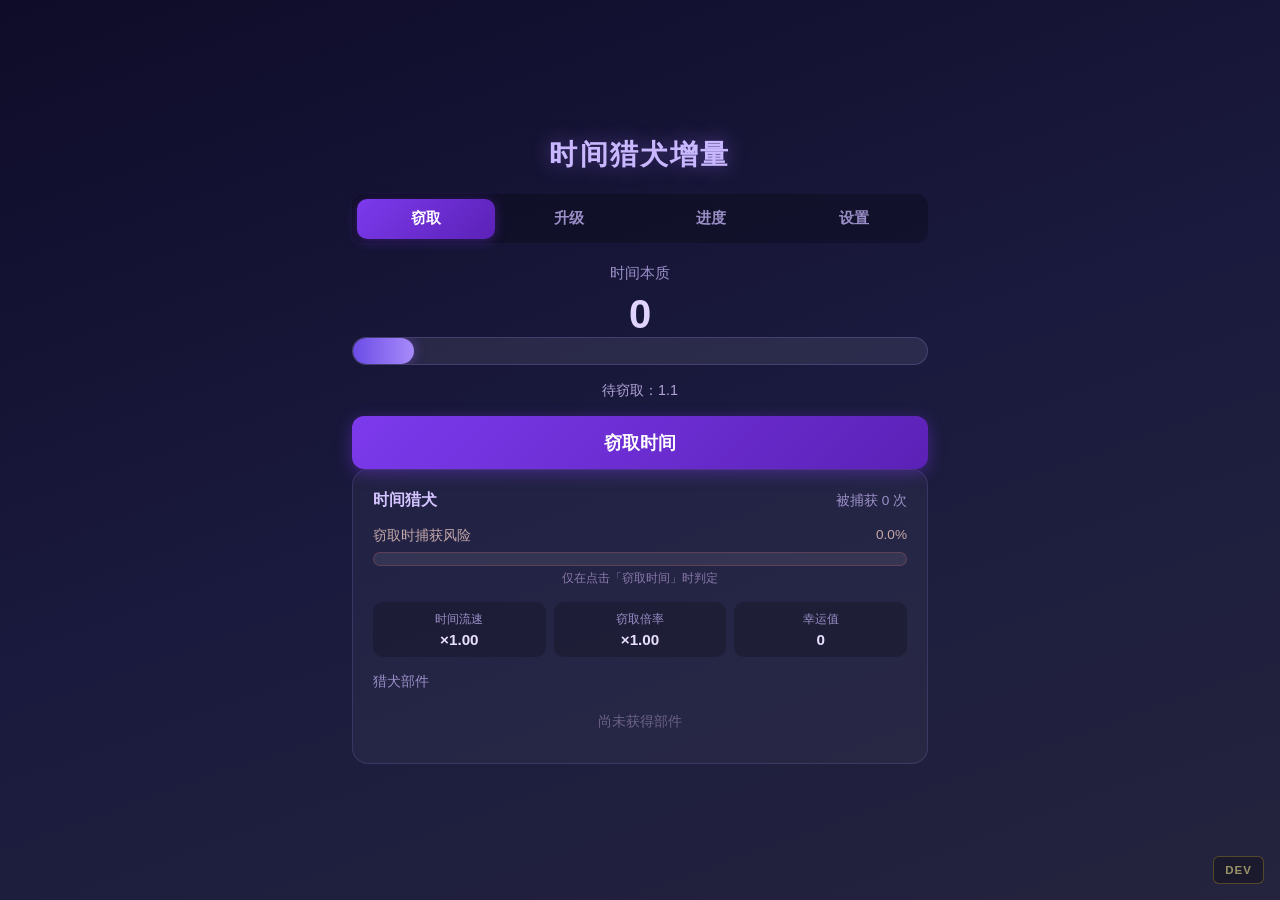
<file: index.html>
<!DOCTYPE html>
<html lang="zh-CN">
<head>
  <meta charset="UTF-8">
  <meta name="viewport" content="width=device-width, initial-scale=1.0">
  <title>时间猎犬增量</title>
  <link rel="stylesheet" href="css/style.css">
  <link rel="stylesheet" href="css/tabs.css">
  <link rel="stylesheet" href="css/curse.css">
</head>
<body>
  <div class="game-container">
    <header class="game-header">
      <h1>时间猎犬增量</h1>
    </header>

    <nav class="tab-nav" id="tab-nav">
      <button class="tab-btn active" data-page="steal">窃取</button>
      <button class="tab-btn" data-page="upgrade">升级</button>
      <button class="tab-btn" data-page="progress">进度</button>
      <button class="tab-btn" data-page="settings">设置</button>
    </nav>

    <!-- ===== 窃取页 ===== -->
    <section class="page-steal page-section active" id="page-steal">
      <section class="currency-panel">
        <div class="currency-label">时间本质</div>
        <div class="currency-value" id="essence-total">0</div>
      </section>

      <section class="steal-panel">
        <div class="progress-wrapper">
          <div class="progress-bar" id="progress-bar"></div>
        </div>
        <div class="pending-label">
          待窃取：<span id="essence-pending">0</span>
          <span class="pending-cap hidden" id="pending-cap">（已达上限）</span>
        </div>
        <button class="steal-btn" id="steal-btn">窃取时间</button>
      </section>

      <aside class="hound-panel">
        <div class="hound-header">
          <span class="hound-title">时间猎犬</span>
          <span class="capture-count">被捕获 <span id="capture-count">0</span> 次</span>
        </div>

        <div class="curse-stats hidden" id="curse-stats">
          <div class="curse-stat-row">
            <span class="curse-stat-label">被诅咒次数</span>
            <span class="curse-stat-value" id="curse-times-display">0</span>
          </div>
          <div class="curse-stat-row">
            <span class="curse-stat-label">诅咒点数</span>
            <span class="curse-stat-value" id="curse-points-display">0</span>
          </div>
        </div>

        <div class="risk-panel">
          <div class="risk-label">
            <span>窃取时捕获风险</span>
            <span id="capture-risk">0%</span>
          </div>
          <div class="progress-wrapper risk-wrapper">
            <div class="progress-bar risk-bar" id="risk-bar"></div>
          </div>
          <div class="risk-hint">仅在点击「窃取时间」时判定</div>
        </div>

        <div class="cursed-hound-panel hidden" id="cursed-hound-panel">
          <div class="risk-label">
            <span>被诅咒的猎犬威胁</span>
            <span id="cursed-hound-risk">0%</span>
          </div>
          <div class="progress-wrapper risk-wrapper">
            <div class="progress-bar cursed-hound-bar" id="cursed-hound-bar"></div>
          </div>
          <div class="risk-hint">小心！第二条猎犬正在追踪你</div>
        </div>

        <div class="stats-panel">
          <div class="stat-item">
            <span class="stat-name">时间流速</span>
            <span class="stat-value" id="stat-time-flow">×1.00</span>
          </div>
          <div class="stat-item">
            <span class="stat-name">窃取倍率</span>
            <span class="stat-value" id="stat-steal-mult">×1.00</span>
          </div>
          <div class="stat-item">
            <span class="stat-name">幸运值</span>
            <span class="stat-value" id="stat-luck">0</span>
          </div>
          <div class="stat-item stat-curse hidden" id="stat-curse-item">
            <span class="stat-name">时间诅咒</span>
            <span class="stat-value" id="stat-time-curse">×1.00</span>
          </div>
        </div>

        <div class="parts-panel">
          <div class="parts-title">猎犬部件</div>
          <div class="parts-list" id="parts-list">
            <div class="parts-empty">尚未获得部件</div>
          </div>
        </div>

        <div class="parts-panel cursed-equipped-panel hidden" id="cursed-equipped-panel">
          <div class="parts-title">已装备 · 被诅咒部件</div>
          <div class="cursed-equipped" id="cursed-equipped"></div>
        </div>
      </aside>

      <section class="upgrade-panel hidden" id="upgrade-panel">
        <div class="upgrade-header">
          <span class="upgrade-title">能力升级</span>
        </div>
        <div class="upgrade-list" id="upgrade-list"></div>
      </section>
    </section>

    <!-- ===== 升级页 ===== -->
    <section class="page-upgrade page-section" id="page-upgrade">
      <div class="upgrade-page-header">
        <h2 class="upgrade-page-title">禁忌之力</h2>
        <p class="upgrade-page-subtitle">以一切换取禁忌之力。</p>
      </div>

      <section class="curse-sacrifice-panel">
        <h2 class="curse-section-title">禁忌献祭</h2>
        <p class="curse-sacrifice-desc">
          牺牲你现有的<strong>全部时间本质</strong>与<strong>全部猎犬部件</strong>，
          换取一件「被诅咒」的猎犬部件。每次献祭计为被诅咒一次。
          <br><strong>提示：想要达成一次被诅咒，你最少需要 1E4 的时间本质。</strong>
        </p>
        <div class="curse-sacrifice-preview" id="sacrifice-preview">
          可献祭：时间本质 0，部件 0 件
        </div>
        <button type="button" class="curse-sacrifice-btn" id="sacrifice-btn" disabled>
          献祭一切，接受诅咒
        </button>
        <p class="curse-sacrifice-warn">此操作不可撤销。</p>
      </section>

      <section class="curse-inventory-panel">
        <h2 class="curse-section-title">被诅咒部件</h2>
        <div class="curse-parts-list" id="curse-parts-list">
          <div class="parts-empty">尚无被诅咒部件</div>
        </div>
      </section>

      <section class="curse-shop-panel hidden" id="curse-shop-panel">
        <h2 class="curse-section-title">诅咒商店</h2>
        <div class="curse-points-balance">
          诅咒点数：<span id="curse-points-balance">0</span>
        </div>
        <div class="curse-shop-list" id="curse-shop-list"></div>
      </section>
    </section>

    <!-- ===== 进度页 ===== -->
    <section class="page-progress page-section" id="page-progress">
      <div class="progress-page-header">
        <h2 class="progress-page-title">进度与成就</h2>
      </div>

      <section class="achievements-panel" id="achievements-panel">
        <h2 class="curse-section-title">成就</h2>
        <div class="achievements-list" id="achievements-list"></div>
      </section>

      <section class="curse-challenges-panel hidden" id="curse-challenges-panel">
        <h2 class="curse-section-title">挑战</h2>
        <button type="button" class="curse-challenge-btn" id="challenge-btn">
          开始挑战
        </button>
      </section>

      <section class="stats-detail-panel" id="stats-detail-panel">
        <h2 class="curse-section-title">统计</h2>
        <div class="stats-detail-list" id="stats-detail-list"></div>
      </section>
    </section>

    <!-- ===== 设置页 ===== -->
    <section class="page-settings page-section" id="page-settings">
      <div class="settings-page-header">
        <h2 class="settings-page-title">设置</h2>
      </div>
      <div class="settings-page-content">
        <button class="reset-save-btn" id="reset-save-btn">重置存档</button>
      </div>
    </section>
  </div>

  <div class="toast hidden" id="capture-toast">
    <div class="toast-title">被时间猎犬捕获！</div>
    <div class="toast-body" id="toast-body"></div>
  </div>

  <script src="js/core/gameState.js"></script>
  <script src="js/systems/save.js"></script>
  <script src="js/systems/stats.js"></script>
  <script src="js/systems/timeEssence.js"></script>
  <script src="js/systems/upgrades.js"></script>
  <script src="js/systems/curse.js"></script>
  <script src="js/systems/curseShop.js"></script>
  <script src="js/systems/timeHound.js"></script>
  <script src="js/ui/navigation.js"></script>
  <script src="js/ui/ui.js"></script>
  <script src="js/main.js"></script>

  <!-- ========== DEV MODE（发布时删除此区块及 js/dev/、css/dev.css）========== -->
  <link rel="stylesheet" href="css/dev.css">
  <script src="js/dev/devMode.js"></script>
  <!-- ========== END DEV MODE ========== -->
</body>
</html>
</file>
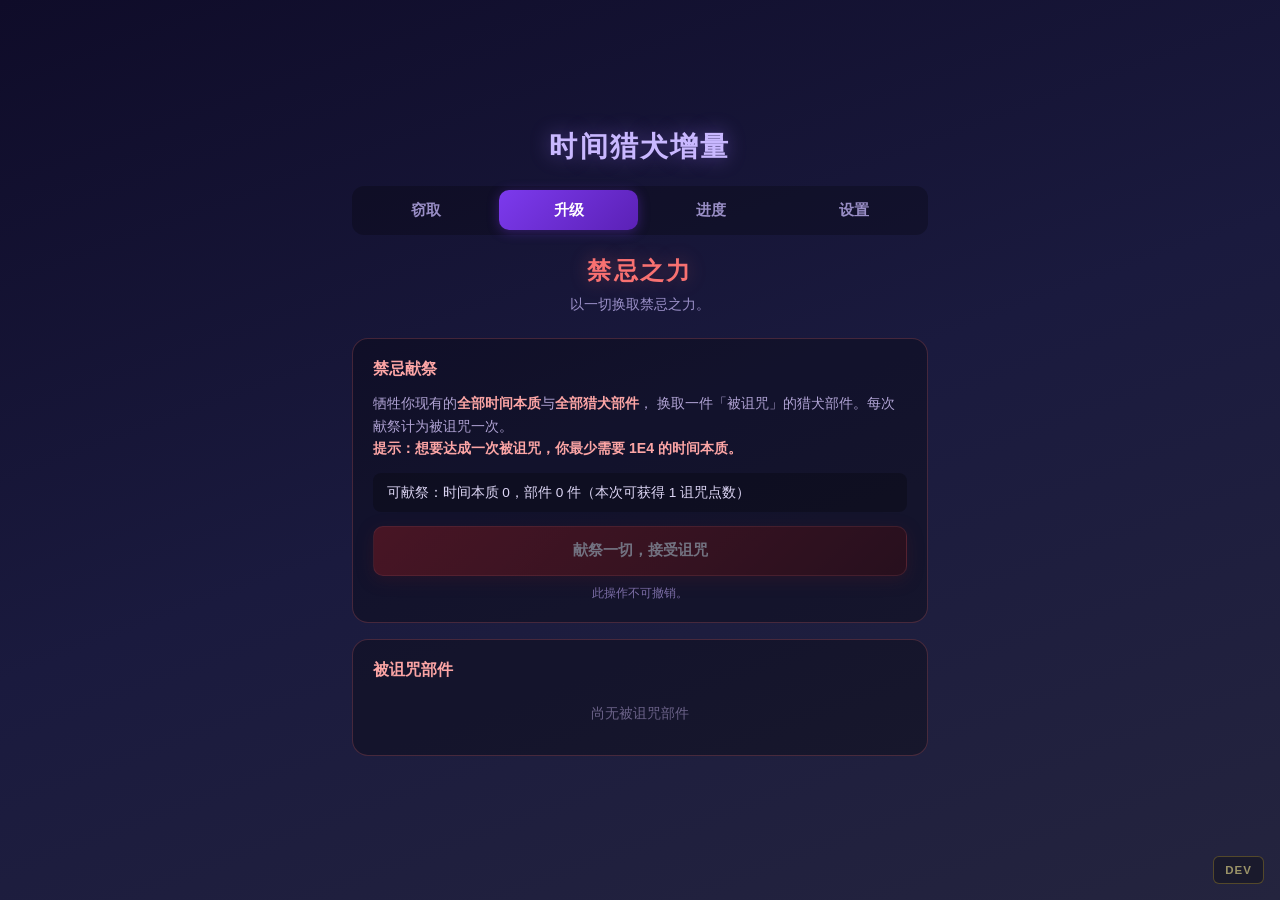
<file: curse.html>
<!DOCTYPE html>
<html lang="zh-CN">
<head>
  <meta charset="UTF-8">
  <script>
    window.location.href = 'index.html#upgrade';
  </script>
  <title>跳转中...</title>
</head>
<body>
  <p>正在跳转到主页面... <a href="index.html#upgrade">点击此处</a></p>
</body>
</html>
</file>
<file: css/style.css>
* {
  margin: 0;
  padding: 0;
  box-sizing: border-box;
}

body {
  min-height: 100vh;
  font-family: "Segoe UI", "Microsoft YaHei", sans-serif;
  background: linear-gradient(160deg, #0f0c29 0%, #1a1a3e 50%, #24243e 100%);
  color: #e8e6f0;
  display: flex;
  align-items: center;
  justify-content: center;
  padding: 1.5rem 0;
}

.game-container {
  width: min(640px, 96vw);
  padding: 2rem;
}

.game-header h1 {
  text-align: center;
  font-size: 1.75rem;
  font-weight: 600;
  letter-spacing: 0.08em;
  margin-bottom: 1.25rem;
  color: #c9b8ff;
  text-shadow: 0 0 20px rgba(160, 120, 255, 0.4);
}

.game-header {
  display: flex;
  justify-content: center;
  align-items: center;
  margin-bottom: 0;
}

/* ===== 窃取页布局 ===== */
.page-steal {
  display: flex;
  flex-direction: column;
  gap: 1rem;
}

.currency-panel {
  text-align: center;
}

.currency-label {
  font-size: 0.95rem;
  color: #9a8fc7;
  margin-bottom: 0.5rem;
}

.currency-value {
  font-size: 2.5rem;
  font-weight: 700;
  color: #e0d4ff;
  font-variant-numeric: tabular-nums;
}

.steal-panel {
  display: flex;
  flex-direction: column;
  gap: 1rem;
}

.progress-wrapper {
  width: 100%;
  height: 28px;
  background: rgba(255, 255, 255, 0.08);
  border-radius: 14px;
  overflow: hidden;
  border: 1px solid rgba(180, 150, 255, 0.2);
}

.progress-bar {
  height: 100%;
  width: 0%;
  background: linear-gradient(90deg, #6b4ce6, #a78bfa);
  border-radius: 14px;
  transition: width 0.1s linear;
  box-shadow: 0 0 12px rgba(139, 92, 246, 0.5);
}

.progress-bar.full {
  background: linear-gradient(90deg, #a78bfa, #fbbf24);
  box-shadow: 0 0 14px rgba(251, 191, 36, 0.45);
}

.pending-label {
  text-align: center;
  font-size: 0.9rem;
  color: #b0a3d4;
  font-variant-numeric: tabular-nums;
}

.pending-cap {
  color: #fbbf24;
  font-size: 0.82rem;
  margin-left: 0.25rem;
}

.pending-cap.hidden {
  display: none;
}

.steal-btn {
  padding: 0.9rem 1.5rem;
  font-size: 1.1rem;
  font-weight: 600;
  color: #fff;
  background: linear-gradient(135deg, #7c3aed, #5b21b6);
  border: none;
  border-radius: 12px;
  cursor: pointer;
  transition: transform 0.15s, box-shadow 0.15s;
  box-shadow: 0 4px 16px rgba(124, 58, 237, 0.4);
}

.steal-btn:hover {
  transform: translateY(-2px);
  box-shadow: 0 6px 20px rgba(124, 58, 237, 0.55);
}

.steal-btn:active {
  transform: translateY(0);
}

.steal-btn:disabled {
  opacity: 0.45;
  cursor: not-allowed;
  transform: none;
}

/* ===== 猎犬面板 ===== */
.hound-panel {
  background: rgba(255, 255, 255, 0.04);
  border: 1px solid rgba(180, 150, 255, 0.15);
  border-radius: 16px;
  padding: 1.25rem;
}

.hound-header {
  display: flex;
  justify-content: space-between;
  align-items: center;
  margin-bottom: 1rem;
}

.hound-title {
  font-size: 1rem;
  font-weight: 600;
  color: #d4c4ff;
}

.capture-count {
  font-size: 0.85rem;
  color: #9a8fc7;
  font-variant-numeric: tabular-nums;
}

.risk-panel {
  margin-bottom: 1rem;
}

.risk-hint {
  font-size: 0.72rem;
  color: #8a7aaa;
  margin-top: 0.35rem;
  text-align: center;
}

.risk-label {
  display: flex;
  justify-content: space-between;
  font-size: 0.85rem;
  color: #c4a8a8;
  margin-bottom: 0.4rem;
  font-variant-numeric: tabular-nums;
}

.risk-wrapper {
  height: 14px;
  border-color: rgba(220, 100, 100, 0.25);
}

.risk-bar {
  background: linear-gradient(90deg, #dc2626, #f87171);
  box-shadow: 0 0 10px rgba(220, 38, 38, 0.45);
}

.cursed-hound-panel {
  margin-bottom: 1rem;
}

.cursed-hound-panel.hidden {
  display: none;
}

.cursed-hound-bar {
  background: linear-gradient(90deg, #be123c, #f43f5e);
  box-shadow: 0 0 10px rgba(244, 63, 94, 0.45);
}

.curse-stats {
  background: rgba(127, 29, 29, 0.15);
  border: 1px solid rgba(248, 113, 113, 0.2);
  border-radius: 10px;
  padding: 0.65rem 0.75rem;
  margin-bottom: 1rem;
}

.curse-stats.hidden {
  display: none;
}

.curse-stat-row {
  display: flex;
  justify-content: space-between;
  align-items: center;
  font-size: 0.82rem;
  padding: 0.2rem 0;
}

.curse-stat-label {
  color: #c4a8a8;
}

.curse-stat-value {
  color: #fca5a5;
  font-weight: 600;
  font-variant-numeric: tabular-nums;
}

.stats-panel {
  display: grid;
  grid-template-columns: repeat(3, 1fr);
  gap: 0.5rem;
  margin-bottom: 1rem;
}

.stat-item {
  background: rgba(0, 0, 0, 0.2);
  border-radius: 10px;
  padding: 0.6rem 0.4rem;
  text-align: center;
}

.stat-name {
  display: block;
  font-size: 0.72rem;
  color: #9a8fc7;
  margin-bottom: 0.25rem;
}

.stat-value {
  display: block;
  font-size: 0.95rem;
  font-weight: 600;
  color: #e8dfff;
  font-variant-numeric: tabular-nums;
}

.stat-item.stat-curse.hidden {
  display: none;
}

/* ===== 部件面板 ===== */
.parts-panel {
  margin-top: 0.5rem;
}

.parts-title {
  font-size: 0.85rem;
  color: #9a8fc7;
  margin-bottom: 0.6rem;
}

.parts-list {
  max-height: 220px;
  overflow-y: auto;
  display: flex;
  flex-direction: column;
  gap: 0.45rem;
}

.parts-empty {
  text-align: center;
  font-size: 0.85rem;
  color: #6b6288;
  padding: 0.75rem 0;
}

.part-item {
  display: flex;
  justify-content: space-between;
  align-items: center;
  gap: 0.5rem;
  background: rgba(0, 0, 0, 0.22);
  border-radius: 8px;
  padding: 0.55rem 0.75rem;
  border-left: 3px solid #7c3aed;
}

.part-main {
  display: flex;
  flex-direction: column;
  gap: 0.2rem;
  min-width: 0;
}

.part-concentration {
  font-size: 0.72rem;
  font-weight: 600;
  font-variant-numeric: tabular-nums;
}

.part-concentration.conc-low {
  color: #93c5fd;
}

.part-concentration.conc-mid {
  color: #fbbf24;
}

.part-concentration.conc-high {
  color: #f472b6;
  text-shadow: 0 0 8px rgba(244, 114, 182, 0.4);
}

.part-item.stat-timeFlow {
  border-left-color: #60a5fa;
}

.part-item.stat-stealMultiplier {
  border-left-color: #f59e0b;
}

.part-item.stat-luck {
  border-left-color: #34d399;
}

.part-item.stat-timeCurse {
  border-left-color: #e11d48;
}

.part-name {
  font-size: 0.85rem;
  color: #ddd6f5;
}

.part-bonus {
  font-size: 0.8rem;
  color: #b0a3d4;
  font-variant-numeric: tabular-nums;
}

.cursed-equipped-panel.hidden {
  display: none;
}

.cursed-equipped-panel {
  margin-top: 0.75rem;
}

.cursed-equipped .part-item {
  border-left-color: #f472b6;
}

.cursed-equipped .part-item.stat-timeCurse {
  border-left-color: #e11d48;
}

/* ===== 升级面板 ===== */
.upgrade-panel {
  background: rgba(124, 58, 237, 0.1);
  border: 1px solid rgba(167, 139, 250, 0.35);
  border-radius: 16px;
  padding: 1.25rem;
  animation: panel-in 0.35s ease;
}

.upgrade-panel.hidden {
  display: none;
}

.upgrade-header {
  margin-bottom: 0.85rem;
}

.upgrade-title {
  font-size: 0.92rem;
  font-weight: 600;
  color: #c4b5fd;
}

.upgrade-list {
  display: flex;
  flex-direction: column;
  gap: 0.55rem;
}

.upgrade-item {
  display: grid;
  grid-template-columns: 1fr auto;
  gap: 0.5rem 0.75rem;
  align-items: center;
  background: rgba(0, 0, 0, 0.22);
  border-radius: 10px;
  padding: 0.65rem 0.75rem;
}

.upgrade-info {
  min-width: 0;
}

.upgrade-name {
  font-size: 0.88rem;
  font-weight: 600;
  color: #e8dfff;
}

.upgrade-desc {
  font-size: 0.75rem;
  color: #9a8fc7;
  margin-top: 0.15rem;
}

.upgrade-level {
  font-size: 0.72rem;
  color: #7c6fa8;
  margin-top: 0.1rem;
}

.upgrade-btn {
  padding: 0.5rem 0.85rem;
  font-size: 0.82rem;
  font-weight: 600;
  color: #fff;
  background: linear-gradient(135deg, #6d28d9, #5b21b6);
  border: none;
  border-radius: 8px;
  cursor: pointer;
  white-space: nowrap;
  transition: opacity 0.15s, transform 0.15s;
  touch-action: manipulation;
  user-select: none;
}

.upgrade-btn:hover:not(:disabled) {
  transform: translateY(-1px);
}

.upgrade-btn:disabled {
  opacity: 0.4;
  cursor: not-allowed;
}

/* ===== Toast ===== */
.toast {
  position: fixed;
  top: 1.5rem;
  left: 50%;
  transform: translateX(-50%);
  background: rgba(30, 20, 50, 0.95);
  border: 1px solid rgba(220, 100, 100, 0.5);
  border-radius: 12px;
  padding: 1rem 1.5rem;
  min-width: 260px;
  text-align: center;
  box-shadow: 0 8px 32px rgba(0, 0, 0, 0.5);
  z-index: 100;
  animation: toast-in 0.3s ease;
}

.toast.hidden {
  display: none;
}

.toast-title {
  font-size: 1rem;
  font-weight: 600;
  color: #fca5a5;
  margin-bottom: 0.4rem;
}

.toast-body {
  font-size: 0.9rem;
  color: #ddd6f5;
}

@keyframes toast-in {
  from {
    opacity: 0;
    transform: translateX(-50%) translateY(-12px);
  }
  to {
    opacity: 1;
    transform: translateX(-50%) translateY(0);
  }
}

@keyframes panel-in {
  from {
    opacity: 0;
    transform: translateY(-6px);
  }
  to {
    opacity: 1;
    transform: translateY(0);
  }
}

/* ===== 重置存档按钮 ===== */
.reset-save-btn {
  padding: 0.8rem 1rem;
  font-size: 0.95rem;
  font-weight: 600;
  color: #fff;
  background: linear-gradient(135deg, #991b1b, #7f1d1d);
  border: none;
  border-radius: 10px;
  cursor: pointer;
  transition: transform 0.15s, box-shadow 0.15s;
  box-shadow: 0 4px 16px rgba(153, 27, 27, 0.4);
}

.reset-save-btn:hover {
  transform: translateY(-2px);
  box-shadow: 0 6px 20px rgba(153, 27, 27, 0.55);
}

/* ===== 响应式 ===== */
@media (max-width: 720px) {
  .game-container {
    padding: 1rem;
  }

  .stats-panel {
    grid-template-columns: repeat(2, 1fr);
  }
}
</file>
<file: css/tabs.css>
/* ===== Tab导航栏样式 ===== */
.tab-nav {
  display: flex;
  gap: 0.25rem;
  margin-bottom: 1.25rem;
  background: rgba(0, 0, 0, 0.25);
  border-radius: 12px;
  padding: 0.3rem;
}

.tab-btn {
  flex: 1;
  padding: 0.65rem 0.5rem;
  font-size: 0.92rem;
  font-weight: 600;
  color: #9a8fc7;
  background: transparent;
  border: none;
  border-radius: 10px;
  cursor: pointer;
  transition: all 0.2s ease;
  user-select: none;
  touch-action: manipulation;
}

.tab-btn:hover {
  color: #c4b5fd;
  background: rgba(124, 58, 237, 0.12);
}

.tab-btn.active {
  color: #fff;
  background: linear-gradient(135deg, #7c3aed, #5b21b6);
  box-shadow: 0 2px 12px rgba(124, 58, 237, 0.35);
}

.tab-btn:disabled {
  opacity: 0.35;
  cursor: not-allowed;
}

/* ===== 子页面切换 ===== */
.page-section {
  display: none;
  animation: page-in 0.25s ease;
}

.page-section.active {
  display: block;
}

@keyframes page-in {
  from {
    opacity: 0;
    transform: translateY(4px);
  }
  to {
    opacity: 1;
    transform: translateY(0);
  }
}

/* ===== 子页面头部 ===== */
.upgrade-page-header,
.progress-page-header,
.settings-page-header {
  text-align: center;
  margin-bottom: 1.5rem;
}

.upgrade-page-title {
  font-size: 1.5rem;
  font-weight: 600;
  color: #f87171;
  text-shadow: 0 0 20px rgba(248, 113, 113, 0.3);
  letter-spacing: 0.1em;
  margin-bottom: 0.5rem;
}

.upgrade-page-subtitle {
  font-size: 0.9rem;
  color: #9a8fc7;
}

.progress-page-title {
  font-size: 1.5rem;
  font-weight: 600;
  color: #c9b8ff;
  text-shadow: 0 0 20px rgba(160, 120, 255, 0.3);
  letter-spacing: 0.1em;
  margin-bottom: 0.5rem;
}

.settings-page-title {
  font-size: 1.5rem;
  font-weight: 600;
  color: #c9b8ff;
  letter-spacing: 0.1em;
  margin-bottom: 0.5rem;
}

/* ===== 设置页内容 ===== */
.settings-page-content {
  display: flex;
  flex-direction: column;
  gap: 0.75rem;
  max-width: 320px;
  margin: 0 auto;
}

/* ===== 成就列表样式 ===== */
.achievements-list {
  display: flex;
  flex-direction: column;
  gap: 0.55rem;
}

.achievement-item {
  display: flex;
  justify-content: space-between;
  align-items: center;
  gap: 0.75rem;
  background: rgba(0, 0, 0, 0.22);
  border-radius: 10px;
  padding: 0.75rem 0.85rem;
  border-left: 3px solid #7c3aed;
  transition: border-color 0.2s;
}

.achievement-item.completed {
  border-left-color: #34d399;
}

.achievement-info {
  display: flex;
  flex-direction: column;
  gap: 0.15rem;
  min-width: 0;
}

.achievement-name {
  font-size: 0.88rem;
  font-weight: 600;
  color: #e8dfff;
}

.achievement-desc {
  font-size: 0.75rem;
  color: #9a8fc7;
}

.achievement-status {
  font-size: 0.78rem;
  font-weight: 600;
  white-space: nowrap;
  flex-shrink: 0;
}

.achievement-status.done {
  color: #34d399;
}

.achievement-status.pending {
  color: #7c6fa8;
}

/* ===== 统计详情面板 ===== */
.stats-detail-panel {
  margin-top: 1rem;
}

.stats-detail-list {
  display: grid;
  grid-template-columns: repeat(2, 1fr);
  gap: 0.55rem;
}

.stats-detail-item {
  background: rgba(0, 0, 0, 0.2);
  border-radius: 10px;
  padding: 0.6rem 0.75rem;
  text-align: center;
}

.stats-detail-item .stat-name {
  display: block;
  font-size: 0.72rem;
  color: #9a8fc7;
  margin-bottom: 0.25rem;
}

.stats-detail-item .stat-value {
  display: block;
  font-size: 0.95rem;
  font-weight: 600;
  color: #e8dfff;
  font-variant-numeric: tabular-nums;
}

/* ===== 进度页挑战面板 ===== */
.page-progress .curse-challenges-panel {
  margin-top: 1rem;
}

/* ===== 响应式 ===== */
@media (max-width: 720px) {
  .tab-btn {
    font-size: 0.82rem;
    padding: 0.55rem 0.3rem;
  }

  .stats-detail-list {
    grid-template-columns: repeat(2, 1fr);
  }
}
</file>
<file: css/curse.css>
/* ===== 诅咒/升级页通用样式 ===== */

.curse-sacrifice-panel,
.curse-inventory-panel {
  background: rgba(0, 0, 0, 0.28);
  border: 1px solid rgba(248, 113, 113, 0.22);
  border-radius: 16px;
  padding: 1.25rem;
  margin-bottom: 1rem;
}

.curse-section-title {
  font-size: 1rem;
  font-weight: 600;
  color: #fca5a5;
  margin-bottom: 0.75rem;
}

.curse-sacrifice-desc {
  font-size: 0.88rem;
  color: #b0a3d4;
  line-height: 1.6;
  margin-bottom: 0.85rem;
}

.curse-sacrifice-desc strong {
  color: #fca5a5;
}

.curse-sacrifice-preview {
  font-size: 0.85rem;
  color: #ddd6f5;
  background: rgba(0, 0, 0, 0.25);
  border-radius: 8px;
  padding: 0.65rem 0.85rem;
  margin-bottom: 0.85rem;
  font-variant-numeric: tabular-nums;
}

.curse-sacrifice-btn {
  width: 100%;
  padding: 0.85rem 1rem;
  font-size: 0.95rem;
  font-weight: 600;
  color: #fff;
  background: linear-gradient(135deg, #991b1b, #450a0a);
  border: 1px solid rgba(248, 113, 113, 0.35);
  border-radius: 10px;
  cursor: pointer;
  transition: transform 0.15s, box-shadow 0.15s;
  box-shadow: 0 4px 16px rgba(153, 27, 27, 0.35);
}

.curse-sacrifice-btn:hover:not(:disabled) {
  transform: translateY(-2px);
  box-shadow: 0 6px 20px rgba(153, 27, 27, 0.5);
}

.curse-sacrifice-btn:disabled {
  opacity: 0.4;
  cursor: not-allowed;
}

.curse-sacrifice-warn {
  text-align: center;
  font-size: 0.75rem;
  color: #7c6fa8;
  margin-top: 0.6rem;
}

/* ===== 被诅咒部件列表 ===== */

.curse-parts-list {
  display: flex;
  flex-direction: column;
  gap: 0.55rem;
}

.curse-part-item {
  display: flex;
  justify-content: space-between;
  align-items: center;
  gap: 0.75rem;
  background: rgba(0, 0, 0, 0.3);
  border-radius: 10px;
  padding: 0.7rem 0.85rem;
  border-left: 3px solid #991b1b;
}

.curse-part-item.equipped {
  border-left-color: #f472b6;
  background: rgba(127, 29, 29, 0.2);
  box-shadow: 0 0 12px rgba(244, 114, 182, 0.15);
}

.curse-part-main {
  display: flex;
  flex-direction: column;
  gap: 0.2rem;
  min-width: 0;
}

.curse-part-effect {
  font-size: 0.75rem;
  color: #f9a8d4;
}

.curse-part-actions {
  display: flex;
  gap: 0.4rem;
  flex-shrink: 0;
}

.curse-equip-btn {
  padding: 0.4rem 0.7rem;
  font-size: 0.78rem;
  font-weight: 600;
  color: #fff;
  background: rgba(153, 27, 27, 0.6);
  border: 1px solid rgba(248, 113, 113, 0.3);
  border-radius: 6px;
  cursor: pointer;
  white-space: nowrap;
}

.curse-equip-btn:hover:not(:disabled) {
  background: rgba(153, 27, 27, 0.85);
}

.curse-equip-btn:disabled {
  opacity: 0.55;
  cursor: default;
}

.curse-sell-btn {
  padding: 0.4rem 0.7rem;
  font-size: 0.78rem;
  font-weight: 600;
  color: #fff;
  background: rgba(180, 83, 9, 0.6);
  border: 1px solid rgba(251, 146, 60, 0.3);
  border-radius: 6px;
  cursor: pointer;
  white-space: nowrap;
}

.curse-sell-btn:hover {
  background: rgba(180, 83, 9, 0.85);
}

/* ===== 诅咒商店 ===== */

.curse-shop-panel {
  background: rgba(0, 0, 0, 0.28);
  border: 1px solid rgba(96, 165, 250, 0.22);
  border-radius: 16px;
  padding: 1.25rem;
  margin-bottom: 1rem;
}

.curse-shop-panel.hidden {
  display: none;
}

.curse-points-balance {
  font-size: 0.9rem;
  color: #93c5fd;
  margin-bottom: 0.85rem;
  font-variant-numeric: tabular-nums;
}

.curse-points-balance span {
  font-weight: 700;
  color: #e0f2fe;
}

.curse-shop-list {
  display: flex;
  flex-direction: column;
  gap: 0.55rem;
}

.curse-shop-item {
  display: flex;
  justify-content: space-between;
  align-items: center;
  gap: 0.75rem;
  background: rgba(0, 0, 0, 0.3);
  border-radius: 10px;
  padding: 0.7rem 0.85rem;
  border-left: 3px solid #3b82f6;
}

.curse-shop-info {
  min-width: 0;
}

.curse-shop-name {
  font-size: 0.88rem;
  font-weight: 600;
  color: #e8dfff;
}

.curse-shop-desc {
  font-size: 0.75rem;
  color: #9a8fc7;
  margin-top: 0.15rem;
}

.curse-shop-level {
  font-size: 0.72rem;
  color: #7c6fa8;
  margin-top: 0.1rem;
}

.curse-shop-btn {
  padding: 0.4rem 0.7rem;
  font-size: 0.78rem;
  font-weight: 600;
  color: #fff;
  background: linear-gradient(135deg, #1d4ed8, #1e3a8a);
  border: 1px solid rgba(96, 165, 250, 0.3);
  border-radius: 6px;
  cursor: pointer;
  white-space: nowrap;
}

.curse-shop-btn:hover:not(:disabled) {
  background: linear-gradient(135deg, #2563eb, #1d4ed8);
}

.curse-shop-btn:disabled {
  opacity: 0.4;
  cursor: not-allowed;
}

/* ===== 挑战面板 ===== */

.curse-challenges-panel {
  background: rgba(0, 0, 0, 0.28);
  border: 1px solid rgba(251, 191, 36, 0.22);
  border-radius: 16px;
  padding: 1.25rem;
  margin-bottom: 1rem;
}

.curse-challenges-panel.hidden {
  display: none;
}

.curse-challenge-btn {
  width: 100%;
  padding: 0.85rem 1rem;
  font-size: 0.95rem;
  font-weight: 600;
  color: #fff;
  background: linear-gradient(135deg, #d97706, #92400e);
  border: 1px solid rgba(251, 191, 36, 0.35);
  border-radius: 10px;
  cursor: pointer;
  transition: transform 0.15s, box-shadow 0.15s;
  box-shadow: 0 4px 16px rgba(217, 119, 6, 0.35);
}

.curse-challenge-btn:hover {
  transform: translateY(-2px);
  box-shadow: 0 6px 20px rgba(217, 119, 6, 0.5);
}
</file>
<file: css/dev.css>
/* 开发者模式样式 — 发布时删除本文件及 index.html 中的 DEV MODE 区块 */

.dev-toggle {
  position: fixed;
  right: 1rem;
  bottom: 1rem;
  z-index: 9999;
  padding: 0.45rem 0.7rem;
  font-size: 0.72rem;
  font-weight: 700;
  letter-spacing: 0.08em;
  color: #fef08a;
  background: rgba(20, 20, 30, 0.92);
  border: 1px solid rgba(250, 204, 21, 0.45);
  border-radius: 6px;
  cursor: pointer;
  opacity: 0.55;
  transition: opacity 0.15s, transform 0.15s;
}

.dev-toggle:hover,
.dev-toggle.active {
  opacity: 1;
  transform: scale(1.05);
}

.dev-panel {
  position: fixed;
  right: 1rem;
  bottom: 3.2rem;
  z-index: 9998;
  width: min(360px, calc(100vw - 2rem));
  max-height: min(78vh, 640px);
  background: rgba(16, 14, 28, 0.97);
  border: 1px solid rgba(250, 204, 21, 0.35);
  border-radius: 12px;
  box-shadow: 0 12px 40px rgba(0, 0, 0, 0.55);
  display: none;
  flex-direction: column;
  overflow: hidden;
}

.dev-panel.open {
  display: flex;
}

.dev-panel-header {
  display: flex;
  justify-content: space-between;
  align-items: center;
  padding: 0.7rem 0.9rem;
  background: rgba(250, 204, 21, 0.08);
  border-bottom: 1px solid rgba(250, 204, 21, 0.2);
  font-size: 0.85rem;
  font-weight: 600;
  color: #fef08a;
}

.dev-close {
  background: none;
  border: none;
  color: #9a8fc7;
  font-size: 1.2rem;
  cursor: pointer;
  line-height: 1;
  padding: 0 0.25rem;
}

.dev-close:hover {
  color: #fff;
}

.dev-panel-body {
  padding: 0.75rem;
  overflow-y: auto;
}

.dev-section {
  margin-bottom: 0.85rem;
  padding-bottom: 0.85rem;
  border-bottom: 1px solid rgba(255, 255, 255, 0.06);
}

.dev-section:last-child {
  margin-bottom: 0;
  padding-bottom: 0;
  border-bottom: none;
}

.dev-section-title {
  font-size: 0.75rem;
  font-weight: 600;
  color: #c4b5fd;
  margin-bottom: 0.5rem;
  text-transform: uppercase;
  letter-spacing: 0.06em;
}

.dev-actions {
  display: flex;
  flex-wrap: wrap;
  gap: 0.35rem;
}

.dev-action-btn {
  padding: 0.35rem 0.55rem;
  font-size: 0.72rem;
  color: #e8e6f0;
  background: rgba(255, 255, 255, 0.08);
  border: 1px solid rgba(255, 255, 255, 0.12);
  border-radius: 6px;
  cursor: pointer;
}

.dev-action-btn:hover {
  background: rgba(255, 255, 255, 0.14);
}

.dev-action-btn.dev-danger {
  color: #fca5a5;
  border-color: rgba(248, 113, 113, 0.3);
}

.dev-grid {
  display: grid;
  grid-template-columns: 1fr 1fr;
  gap: 0.4rem 0.6rem;
  align-items: center;
  margin-bottom: 0.5rem;
}

.dev-grid label {
  font-size: 0.72rem;
  color: #9a8fc7;
}

.dev-input {
  width: 100%;
  padding: 0.3rem 0.45rem;
  font-size: 0.78rem;
  color: #e8e6f0;
  background: rgba(0, 0, 0, 0.35);
  border: 1px solid rgba(255, 255, 255, 0.12);
  border-radius: 5px;
}

.dev-apply-btn {
  width: 100%;
  padding: 0.4rem;
  font-size: 0.75rem;
  font-weight: 600;
  color: #1a1a2e;
  background: #fef08a;
  border: none;
  border-radius: 6px;
  cursor: pointer;
}

.dev-apply-btn:hover {
  background: #fde047;
}
</file>
